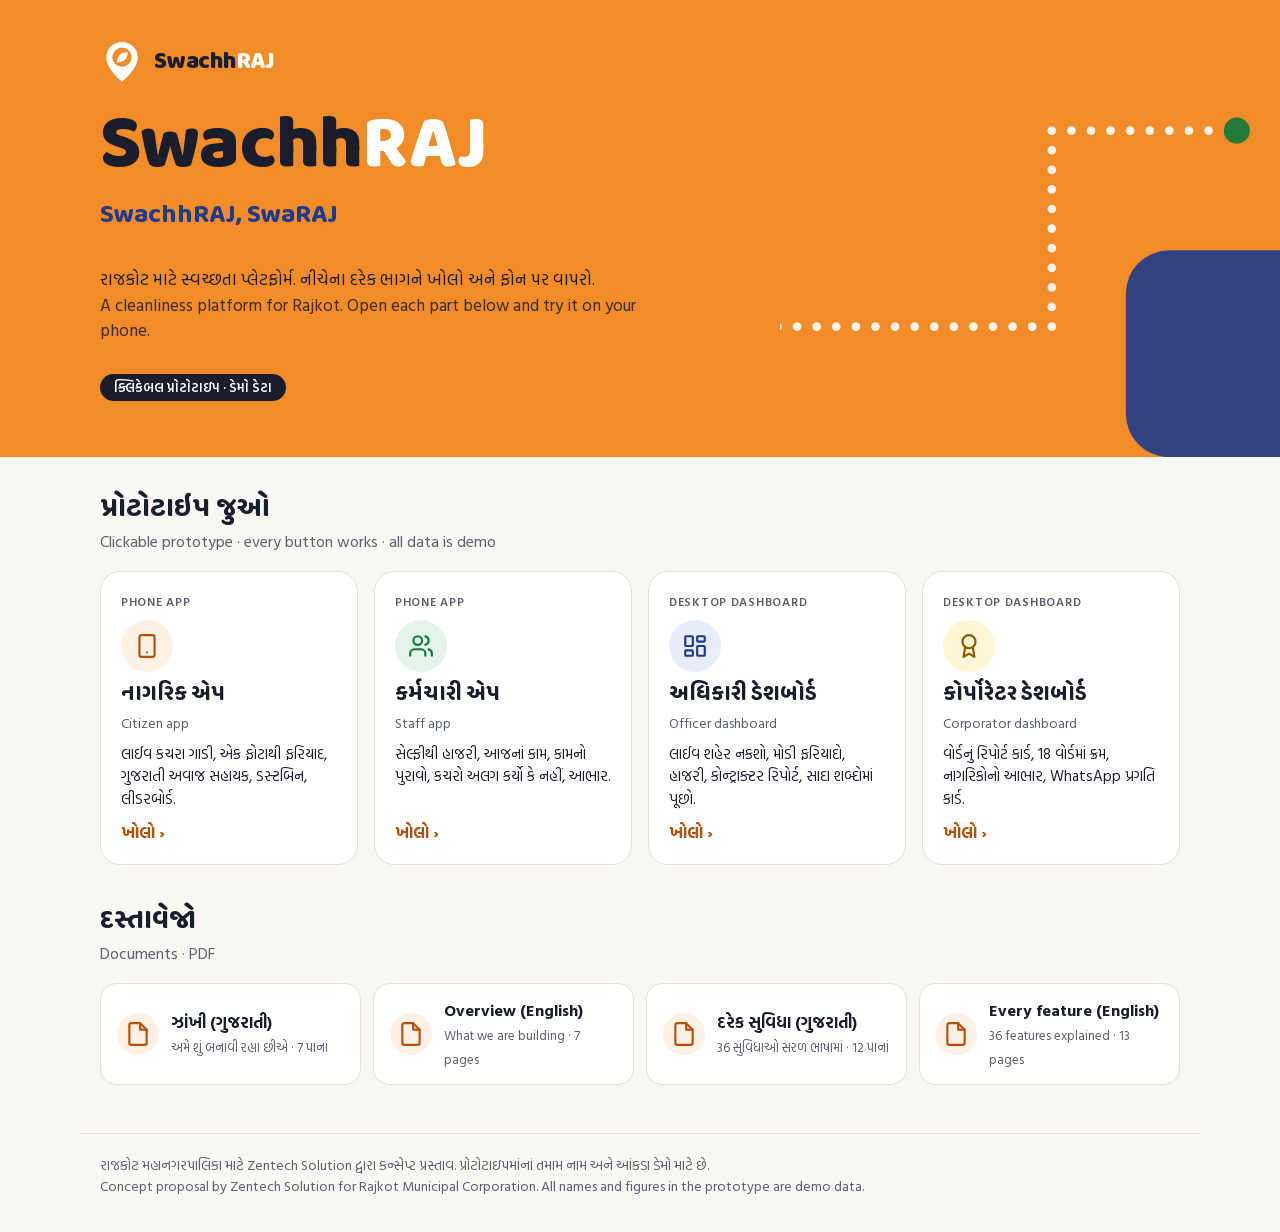
<file: index.html>
<!doctype html>
<html lang="gu">
<head>
<meta charset="utf-8">
<meta name="viewport" content="width=device-width, initial-scale=1, viewport-fit=cover">
<meta name="theme-color" content="#F28C28">
<title>SwachhRAJ · Clickable prototype</title>
<meta name="description" content="SwachhRAJ, a cleanliness platform for Rajkot. Concept prototype by Zentech Solution for Rajkot Municipal Corporation.">
<meta property="og:title" content="SwachhRAJ · Clickable prototype">
<meta property="og:description" content="Citizen app, staff app, officer and corporator dashboards. Concept by Zentech Solution for Rajkot Municipal Corporation.">
<meta property="og:image" content="https://py-prit.github.io/swachhraj/assets/og.png">
<link rel="icon" href="assets/mark.svg">
<link rel="stylesheet" href="assets/fonts.css">
<style>
:root{--surface:#F8F7F4;--raised:#FFFFFF;--line:#E3E0D8;--ink:#1A1D2B;--muted:#5B5F6E;--saffron:#F28C28;--saffron-strong:#B8500A;--saffron-soft:#FFF1E3;--green:#0E7A3B;--green-soft:#E4F4EA;--navy:#1E3A8A;--navy-soft:#E7EDFB}
*{box-sizing:border-box}
html,body{margin:0;background:var(--surface);color:var(--ink);font-family:"Hind Vadodara","Noto Sans Gujarati",system-ui,sans-serif;font-size:16px;line-height:1.5}
.disp{font-family:"Baloo Bhai 2","Noto Sans Gujarati",sans-serif}
.wrap{max-width:1120px;margin:0 auto;padding-inline:20px}
.hero{background:var(--saffron);position:relative;overflow:hidden}
.hero .route{position:absolute;right:-20px;top:0;width:520px;height:100%;opacity:.9}
.hero .inner{position:relative;padding-block:40px 56px;display:flex;flex-direction:column;gap:14px}
.brand{display:flex;align-items:center;gap:10px}
.brand svg{width:44px;height:44px}
.wm{font-family:"Baloo Bhai 2",sans-serif;font-weight:800;letter-spacing:-.01em}
.wm b{color:#FFFFFF;font-weight:800}
h1{margin:12px 0 0;font-size:clamp(44px,8vw,76px);line-height:.95}
.tag{font-family:"Baloo Bhai 2",sans-serif;font-size:clamp(20px,3vw,26px);font-weight:700;color:var(--navy)}
.lead{max-width:560px;font-size:17px}
.pill{align-self:flex-start;background:var(--ink);color:#FFFFFF;border-radius:999px;padding:4px 14px;font-size:13px;font-weight:600}
main{padding-block:36px 48px;display:flex;flex-direction:column;gap:40px}
h2{margin:0 0 4px;font-size:28px;line-height:1.15}
.sub{color:var(--muted);margin:0 0 18px}
.grid{display:grid;grid-template-columns:repeat(auto-fit,minmax(250px,1fr));gap:16px}
.card{background:var(--raised);border:1px solid var(--line);border-radius:20px;padding:20px;display:flex;flex-direction:column;gap:10px;text-decoration:none;color:var(--ink);transition:transform .15s ease, box-shadow .15s ease}
.card:hover,.card:focus-visible{transform:translateY(-2px);box-shadow:0 14px 30px -12px rgba(26,29,43,.25);outline:none}
.card:focus-visible{box-shadow:0 0 0 3px var(--surface),0 0 0 5px var(--navy)}
.ic{width:52px;height:52px;border-radius:999px;display:flex;align-items:center;justify-content:center}
.ic svg{width:26px;height:26px}
.card h3{margin:0;font-family:"Baloo Bhai 2",sans-serif;font-size:22px;line-height:1.15}
.card .en{color:var(--muted);font-size:14px;margin-top:-6px}
.card p{margin:0;font-size:15px}
.open{margin-top:auto;display:inline-flex;align-items:center;gap:6px;font-weight:700;color:var(--saffron-strong)}
.kind{font-size:12px;font-weight:600;color:var(--muted);text-transform:uppercase;letter-spacing:.06em}
.docs{display:grid;grid-template-columns:repeat(auto-fit,minmax(240px,1fr));gap:12px}
.doc{display:flex;align-items:center;gap:12px;background:var(--raised);border:1px solid var(--line);border-radius:16px;padding:14px 16px;text-decoration:none;color:var(--ink)}
.doc:hover{border-color:var(--saffron)}
.doc .ic{width:42px;height:42px;background:var(--saffron-soft);color:var(--saffron-strong)}
.doc b{display:block}.doc span{font-size:13px;color:var(--muted)}
footer{border-top:1px solid var(--line);padding-block:20px 36px;color:var(--muted);font-size:14px}
</style>
</head>
<body>
<header class="hero">
  <svg class="route" viewBox="0 0 520 420" preserveAspectRatio="xMaxYMid slice" aria-hidden="true">
    <g fill="#FFFFFF"><circle cx="40" cy="300" r="4"/><circle cx="58" cy="300" r="4"/><circle cx="76" cy="300" r="4"/><circle cx="94" cy="300" r="4"/><circle cx="112" cy="300" r="4"/><circle cx="130" cy="300" r="4"/><circle cx="148" cy="300" r="4"/><circle cx="166" cy="300" r="4"/><circle cx="184" cy="300" r="4"/><circle cx="202" cy="300" r="4"/><circle cx="220" cy="300" r="4"/><circle cx="238" cy="300" r="4"/><circle cx="256" cy="300" r="4"/><circle cx="274" cy="300" r="4"/><circle cx="292" cy="300" r="4"/><circle cx="292" cy="282" r="4"/><circle cx="292" cy="264" r="4"/><circle cx="292" cy="246" r="4"/><circle cx="292" cy="228" r="4"/><circle cx="292" cy="210" r="4"/><circle cx="292" cy="192" r="4"/><circle cx="292" cy="174" r="4"/><circle cx="292" cy="156" r="4"/><circle cx="292" cy="138" r="4"/><circle cx="292" cy="120" r="4"/><circle cx="310" cy="120" r="4"/><circle cx="328" cy="120" r="4"/><circle cx="346" cy="120" r="4"/><circle cx="364" cy="120" r="4"/><circle cx="382" cy="120" r="4"/><circle cx="400" cy="120" r="4"/><circle cx="418" cy="120" r="4"/><circle cx="436" cy="120" r="4"/></g>
    <circle cx="462" cy="120" r="12" fill="#0E7A3B"/>
    <rect x="360" y="230" width="200" height="190" rx="40" fill="#1E3A8A"/>
  </svg>
  <div class="wrap inner">
    <div class="brand"><svg viewBox="0 0 64 64" aria-hidden="true"><path fill="#FFFFFF" d="M32 3C19.3 3 9 13 9 25.6 9 42 32 61 32 61s23-19 23-35.4C55 13 44.7 3 32 3z"/><circle cx="32" cy="25" r="14" fill="#F28C28"/><path fill="#FFFFFF" d="M24.5 32.5c0-9 5.8-14.8 15.8-14.8 0 9-5.8 14.8-15.8 14.8z"/></svg><span class="wm" style="font-size:24px">Swachh<b>RAJ</b></span></div>
    <h1 class="wm">Swachh<b>RAJ</b></h1>
    <div class="tag">SwachhRAJ, SwaRAJ</div>
    <p class="lead">રાજકોટ માટે સ્વચ્છતા પ્લેટફોર્મ. નીચેના દરેક ભાગને ખોલો અને ફોન પર વાપરો.<br><span style="opacity:.85">A cleanliness platform for Rajkot. Open each part below and try it on your phone.</span></p>
    <span class="pill">ક્લિકેબલ પ્રોટોટાઇપ · ડેમો ડેટા</span>
  </div>
</header>

<main class="wrap">
  <section>
    <h2 class="disp">પ્રોટોટાઇપ જુઓ</h2>
    <p class="sub">Clickable prototype · every button works · all data is demo</p>
    <div class="grid">
      <a class="card" href="citizen.html">
        <span class="kind">Phone app</span>
        <span class="ic" style="background:var(--saffron-soft);color:var(--saffron-strong)"><svg viewBox="0 0 24 24" fill="none" stroke="currentColor" stroke-width="2" stroke-linecap="round" stroke-linejoin="round"><rect x="5" y="2" width="14" height="20" rx="2"/><path d="M12 18h.01"/></svg></span>
        <h3>નાગરિક એપ</h3><div class="en">Citizen app</div>
        <p>લાઈવ કચરા ગાડી, એક ફોટાથી ફરિયાદ, ગુજરાતી અવાજ સહાયક, ડસ્ટબિન, લીડરબોર્ડ.</p>
        <span class="open">ખોલો ›</span>
      </a>
      <a class="card" href="staff.html">
        <span class="kind">Phone app</span>
        <span class="ic" style="background:var(--green-soft);color:var(--green)"><svg viewBox="0 0 24 24" fill="none" stroke="currentColor" stroke-width="2" stroke-linecap="round" stroke-linejoin="round"><path d="M16 21v-2a4 4 0 0 0-4-4H6a4 4 0 0 0-4 4v2"/><circle cx="9" cy="7" r="4"/><path d="M22 21v-2a4 4 0 0 0-3-3.87"/><path d="M16 3.13a4 4 0 0 1 0 7.75"/></svg></span>
        <h3>કર્મચારી એપ</h3><div class="en">Staff app</div>
        <p>સેલ્ફીથી હાજરી, આજનાં કામ, કામનો પુરાવો, કચરો અલગ કર્યો કે નહીં, આભાર.</p>
        <span class="open">ખોલો ›</span>
      </a>
      <a class="card" href="officer.html">
        <span class="kind">Desktop dashboard</span>
        <span class="ic" style="background:var(--navy-soft);color:var(--navy)"><svg viewBox="0 0 24 24" fill="none" stroke="currentColor" stroke-width="2" stroke-linecap="round" stroke-linejoin="round"><rect x="3" y="3" width="7" height="9" rx="1"/><rect x="14" y="3" width="7" height="5" rx="1"/><rect x="14" y="12" width="7" height="9" rx="1"/><rect x="3" y="16" width="7" height="5" rx="1"/></svg></span>
        <h3>અધિકારી ડેશબોર્ડ</h3><div class="en">Officer dashboard</div>
        <p>લાઈવ શહેર નકશો, મોડી ફરિયાદો, હાજરી, કોન્ટ્રાક્ટર રિપોર્ટ, સાદા શબ્દોમાં પૂછો.</p>
        <span class="open">ખોલો ›</span>
      </a>
      <a class="card" href="corporator.html">
        <span class="kind">Desktop dashboard</span>
        <span class="ic" style="background:#FFF6D6;color:#8A5A00"><svg viewBox="0 0 24 24" fill="none" stroke="currentColor" stroke-width="2" stroke-linecap="round" stroke-linejoin="round"><circle cx="12" cy="8" r="6"/><path d="M15.48 12.89 17 22l-5-3-5 3 1.52-9.11"/></svg></span>
        <h3>કોર્પોરેટર ડેશબોર્ડ</h3><div class="en">Corporator dashboard</div>
        <p>વોર્ડનું રિપોર્ટ કાર્ડ, 18 વોર્ડમાં ક્રમ, નાગરિકોનો આભાર, WhatsApp પ્રગતિ કાર્ડ.</p>
        <span class="open">ખોલો ›</span>
      </a>
    </div>
  </section>

  <section>
    <h2 class="disp">દસ્તાવેજો</h2>
    <p class="sub">Documents · PDF</p>
    <div class="docs">
      <a class="doc" href="pdf/SwachhRAJ-Overview-Gujarati.pdf"><span class="ic"><svg width="22" height="22" viewBox="0 0 24 24" fill="none" stroke="currentColor" stroke-width="2" stroke-linecap="round" stroke-linejoin="round"><path d="M14 2H6a2 2 0 0 0-2 2v16a2 2 0 0 0 2 2h12a2 2 0 0 0 2-2V8z"/><path d="M14 2v6h6"/></svg></span><div><b>ઝાંખી (ગુજરાતી)</b><span>અમે શું બનાવી રહ્યા છીએ · 7 પાનાં</span></div></a>
      <a class="doc" href="pdf/SwachhRAJ-Overview-English.pdf"><span class="ic"><svg width="22" height="22" viewBox="0 0 24 24" fill="none" stroke="currentColor" stroke-width="2" stroke-linecap="round" stroke-linejoin="round"><path d="M14 2H6a2 2 0 0 0-2 2v16a2 2 0 0 0 2 2h12a2 2 0 0 0 2-2V8z"/><path d="M14 2v6h6"/></svg></span><div><b>Overview (English)</b><span>What we are building · 7 pages</span></div></a>
      <a class="doc" href="pdf/SwachhRAJ-Features-Gujarati.pdf"><span class="ic"><svg width="22" height="22" viewBox="0 0 24 24" fill="none" stroke="currentColor" stroke-width="2" stroke-linecap="round" stroke-linejoin="round"><path d="M14 2H6a2 2 0 0 0-2 2v16a2 2 0 0 0 2 2h12a2 2 0 0 0 2-2V8z"/><path d="M14 2v6h6"/></svg></span><div><b>દરેક સુવિધા (ગુજરાતી)</b><span>36 સુવિધાઓ સરળ ભાષામાં · 12 પાનાં</span></div></a>
      <a class="doc" href="pdf/SwachhRAJ-Features-English.pdf"><span class="ic"><svg width="22" height="22" viewBox="0 0 24 24" fill="none" stroke="currentColor" stroke-width="2" stroke-linecap="round" stroke-linejoin="round"><path d="M14 2H6a2 2 0 0 0-2 2v16a2 2 0 0 0 2 2h12a2 2 0 0 0 2-2V8z"/><path d="M14 2v6h6"/></svg></span><div><b>Every feature (English)</b><span>36 features explained · 13 pages</span></div></a>
    </div>
  </section>
</main>

<footer class="wrap">રાજકોટ મહાનગરપાલિકા માટે Zentech Solution દ્વારા કન્સેપ્ટ પ્રસ્તાવ. પ્રોટોટાઇપમાંનાં તમામ નામ અને આંકડા ડેમો માટે છે.<br>Concept proposal by Zentech Solution for Rajkot Municipal Corporation. All names and figures in the prototype are demo data.</footer>
</body>
</html>
</file>
<file: assets/fonts.css>
/* gujarati */
@font-face {
  font-family: 'Baloo Bhai 2';
  font-style: normal;
  font-weight: 500;
  font-display: swap;
  src: url(../fonts/f0.woff2) format('woff2');
  unicode-range: U+0951-0952, U+0964-0965, U+0A80-0AFF, U+200C-200D, U+20B9, U+25CC, U+A830-A839;
}
/* vietnamese */
@font-face {
  font-family: 'Baloo Bhai 2';
  font-style: normal;
  font-weight: 500;
  font-display: swap;
  src: url(../fonts/f3.woff2) format('woff2');
  unicode-range: U+0102-0103, U+0110-0111, U+0128-0129, U+0168-0169, U+01A0-01A1, U+01AF-01B0, U+0300-0301, U+0303-0304, U+0308-0309, U+0323, U+0329, U+1EA0-1EF9, U+20AB;
}
/* latin-ext */
@font-face {
  font-family: 'Baloo Bhai 2';
  font-style: normal;
  font-weight: 500;
  font-display: swap;
  src: url(../fonts/f2.woff2) format('woff2');
  unicode-range: U+0100-02BA, U+02BD-02C5, U+02C7-02CC, U+02CE-02D7, U+02DD-02FF, U+0304, U+0308, U+0329, U+1D00-1DBF, U+1E00-1E9F, U+1EF2-1EFF, U+2020, U+20A0-20AB, U+20AD-20C0, U+2113, U+2C60-2C7F, U+A720-A7FF;
}
/* latin */
@font-face {
  font-family: 'Baloo Bhai 2';
  font-style: normal;
  font-weight: 500;
  font-display: swap;
  src: url(../fonts/f1.woff2) format('woff2');
  unicode-range: U+0000-00FF, U+0131, U+0152-0153, U+02BB-02BC, U+02C6, U+02DA, U+02DC, U+0304, U+0308, U+0329, U+2000-206F, U+20AC, U+2122, U+2191, U+2193, U+2212, U+2215, U+FEFF, U+FFFD;
}
/* gujarati */
@font-face {
  font-family: 'Baloo Bhai 2';
  font-style: normal;
  font-weight: 600;
  font-display: swap;
  src: url(../fonts/f0.woff2) format('woff2');
  unicode-range: U+0951-0952, U+0964-0965, U+0A80-0AFF, U+200C-200D, U+20B9, U+25CC, U+A830-A839;
}
/* vietnamese */
@font-face {
  font-family: 'Baloo Bhai 2';
  font-style: normal;
  font-weight: 600;
  font-display: swap;
  src: url(../fonts/f3.woff2) format('woff2');
  unicode-range: U+0102-0103, U+0110-0111, U+0128-0129, U+0168-0169, U+01A0-01A1, U+01AF-01B0, U+0300-0301, U+0303-0304, U+0308-0309, U+0323, U+0329, U+1EA0-1EF9, U+20AB;
}
/* latin-ext */
@font-face {
  font-family: 'Baloo Bhai 2';
  font-style: normal;
  font-weight: 600;
  font-display: swap;
  src: url(../fonts/f2.woff2) format('woff2');
  unicode-range: U+0100-02BA, U+02BD-02C5, U+02C7-02CC, U+02CE-02D7, U+02DD-02FF, U+0304, U+0308, U+0329, U+1D00-1DBF, U+1E00-1E9F, U+1EF2-1EFF, U+2020, U+20A0-20AB, U+20AD-20C0, U+2113, U+2C60-2C7F, U+A720-A7FF;
}
/* latin */
@font-face {
  font-family: 'Baloo Bhai 2';
  font-style: normal;
  font-weight: 600;
  font-display: swap;
  src: url(../fonts/f1.woff2) format('woff2');
  unicode-range: U+0000-00FF, U+0131, U+0152-0153, U+02BB-02BC, U+02C6, U+02DA, U+02DC, U+0304, U+0308, U+0329, U+2000-206F, U+20AC, U+2122, U+2191, U+2193, U+2212, U+2215, U+FEFF, U+FFFD;
}
/* gujarati */
@font-face {
  font-family: 'Baloo Bhai 2';
  font-style: normal;
  font-weight: 700;
  font-display: swap;
  src: url(../fonts/f0.woff2) format('woff2');
  unicode-range: U+0951-0952, U+0964-0965, U+0A80-0AFF, U+200C-200D, U+20B9, U+25CC, U+A830-A839;
}
/* vietnamese */
@font-face {
  font-family: 'Baloo Bhai 2';
  font-style: normal;
  font-weight: 700;
  font-display: swap;
  src: url(../fonts/f3.woff2) format('woff2');
  unicode-range: U+0102-0103, U+0110-0111, U+0128-0129, U+0168-0169, U+01A0-01A1, U+01AF-01B0, U+0300-0301, U+0303-0304, U+0308-0309, U+0323, U+0329, U+1EA0-1EF9, U+20AB;
}
/* latin-ext */
@font-face {
  font-family: 'Baloo Bhai 2';
  font-style: normal;
  font-weight: 700;
  font-display: swap;
  src: url(../fonts/f2.woff2) format('woff2');
  unicode-range: U+0100-02BA, U+02BD-02C5, U+02C7-02CC, U+02CE-02D7, U+02DD-02FF, U+0304, U+0308, U+0329, U+1D00-1DBF, U+1E00-1E9F, U+1EF2-1EFF, U+2020, U+20A0-20AB, U+20AD-20C0, U+2113, U+2C60-2C7F, U+A720-A7FF;
}
/* latin */
@font-face {
  font-family: 'Baloo Bhai 2';
  font-style: normal;
  font-weight: 700;
  font-display: swap;
  src: url(../fonts/f1.woff2) format('woff2');
  unicode-range: U+0000-00FF, U+0131, U+0152-0153, U+02BB-02BC, U+02C6, U+02DA, U+02DC, U+0304, U+0308, U+0329, U+2000-206F, U+20AC, U+2122, U+2191, U+2193, U+2212, U+2215, U+FEFF, U+FFFD;
}
/* gujarati */
@font-face {
  font-family: 'Baloo Bhai 2';
  font-style: normal;
  font-weight: 800;
  font-display: swap;
  src: url(../fonts/f0.woff2) format('woff2');
  unicode-range: U+0951-0952, U+0964-0965, U+0A80-0AFF, U+200C-200D, U+20B9, U+25CC, U+A830-A839;
}
/* vietnamese */
@font-face {
  font-family: 'Baloo Bhai 2';
  font-style: normal;
  font-weight: 800;
  font-display: swap;
  src: url(../fonts/f3.woff2) format('woff2');
  unicode-range: U+0102-0103, U+0110-0111, U+0128-0129, U+0168-0169, U+01A0-01A1, U+01AF-01B0, U+0300-0301, U+0303-0304, U+0308-0309, U+0323, U+0329, U+1EA0-1EF9, U+20AB;
}
/* latin-ext */
@font-face {
  font-family: 'Baloo Bhai 2';
  font-style: normal;
  font-weight: 800;
  font-display: swap;
  src: url(../fonts/f2.woff2) format('woff2');
  unicode-range: U+0100-02BA, U+02BD-02C5, U+02C7-02CC, U+02CE-02D7, U+02DD-02FF, U+0304, U+0308, U+0329, U+1D00-1DBF, U+1E00-1E9F, U+1EF2-1EFF, U+2020, U+20A0-20AB, U+20AD-20C0, U+2113, U+2C60-2C7F, U+A720-A7FF;
}
/* latin */
@font-face {
  font-family: 'Baloo Bhai 2';
  font-style: normal;
  font-weight: 800;
  font-display: swap;
  src: url(../fonts/f1.woff2) format('woff2');
  unicode-range: U+0000-00FF, U+0131, U+0152-0153, U+02BB-02BC, U+02C6, U+02DA, U+02DC, U+0304, U+0308, U+0329, U+2000-206F, U+20AC, U+2122, U+2191, U+2193, U+2212, U+2215, U+FEFF, U+FFFD;
}
/* gujarati */
@font-face {
  font-family: 'Hind Vadodara';
  font-style: normal;
  font-weight: 400;
  font-display: swap;
  src: url(../fonts/f4.woff2) format('woff2');
  unicode-range: U+0951-0952, U+0964-0965, U+0A80-0AFF, U+200C-200D, U+20B9, U+25CC, U+A830-A839;
}
/* latin-ext */
@font-face {
  font-family: 'Hind Vadodara';
  font-style: normal;
  font-weight: 400;
  font-display: swap;
  src: url(../fonts/f6.woff2) format('woff2');
  unicode-range: U+0100-02BA, U+02BD-02C5, U+02C7-02CC, U+02CE-02D7, U+02DD-02FF, U+0304, U+0308, U+0329, U+1D00-1DBF, U+1E00-1E9F, U+1EF2-1EFF, U+2020, U+20A0-20AB, U+20AD-20C0, U+2113, U+2C60-2C7F, U+A720-A7FF;
}
/* latin */
@font-face {
  font-family: 'Hind Vadodara';
  font-style: normal;
  font-weight: 400;
  font-display: swap;
  src: url(../fonts/f5.woff2) format('woff2');
  unicode-range: U+0000-00FF, U+0131, U+0152-0153, U+02BB-02BC, U+02C6, U+02DA, U+02DC, U+0304, U+0308, U+0329, U+2000-206F, U+20AC, U+2122, U+2191, U+2193, U+2212, U+2215, U+FEFF, U+FFFD;
}
/* gujarati */
@font-face {
  font-family: 'Hind Vadodara';
  font-style: normal;
  font-weight: 500;
  font-display: swap;
  src: url(../fonts/f13.woff2) format('woff2');
  unicode-range: U+0951-0952, U+0964-0965, U+0A80-0AFF, U+200C-200D, U+20B9, U+25CC, U+A830-A839;
}
/* latin-ext */
@font-face {
  font-family: 'Hind Vadodara';
  font-style: normal;
  font-weight: 500;
  font-display: swap;
  src: url(../fonts/f15.woff2) format('woff2');
  unicode-range: U+0100-02BA, U+02BD-02C5, U+02C7-02CC, U+02CE-02D7, U+02DD-02FF, U+0304, U+0308, U+0329, U+1D00-1DBF, U+1E00-1E9F, U+1EF2-1EFF, U+2020, U+20A0-20AB, U+20AD-20C0, U+2113, U+2C60-2C7F, U+A720-A7FF;
}
/* latin */
@font-face {
  font-family: 'Hind Vadodara';
  font-style: normal;
  font-weight: 500;
  font-display: swap;
  src: url(../fonts/f14.woff2) format('woff2');
  unicode-range: U+0000-00FF, U+0131, U+0152-0153, U+02BB-02BC, U+02C6, U+02DA, U+02DC, U+0304, U+0308, U+0329, U+2000-206F, U+20AC, U+2122, U+2191, U+2193, U+2212, U+2215, U+FEFF, U+FFFD;
}
/* gujarati */
@font-face {
  font-family: 'Hind Vadodara';
  font-style: normal;
  font-weight: 600;
  font-display: swap;
  src: url(../fonts/f10.woff2) format('woff2');
  unicode-range: U+0951-0952, U+0964-0965, U+0A80-0AFF, U+200C-200D, U+20B9, U+25CC, U+A830-A839;
}
/* latin-ext */
@font-face {
  font-family: 'Hind Vadodara';
  font-style: normal;
  font-weight: 600;
  font-display: swap;
  src: url(../fonts/f12.woff2) format('woff2');
  unicode-range: U+0100-02BA, U+02BD-02C5, U+02C7-02CC, U+02CE-02D7, U+02DD-02FF, U+0304, U+0308, U+0329, U+1D00-1DBF, U+1E00-1E9F, U+1EF2-1EFF, U+2020, U+20A0-20AB, U+20AD-20C0, U+2113, U+2C60-2C7F, U+A720-A7FF;
}
/* latin */
@font-face {
  font-family: 'Hind Vadodara';
  font-style: normal;
  font-weight: 600;
  font-display: swap;
  src: url(../fonts/f11.woff2) format('woff2');
  unicode-range: U+0000-00FF, U+0131, U+0152-0153, U+02BB-02BC, U+02C6, U+02DA, U+02DC, U+0304, U+0308, U+0329, U+2000-206F, U+20AC, U+2122, U+2191, U+2193, U+2212, U+2215, U+FEFF, U+FFFD;
}
/* gujarati */
@font-face {
  font-family: 'Hind Vadodara';
  font-style: normal;
  font-weight: 700;
  font-display: swap;
  src: url(../fonts/f7.woff2) format('woff2');
  unicode-range: U+0951-0952, U+0964-0965, U+0A80-0AFF, U+200C-200D, U+20B9, U+25CC, U+A830-A839;
}
/* latin-ext */
@font-face {
  font-family: 'Hind Vadodara';
  font-style: normal;
  font-weight: 700;
  font-display: swap;
  src: url(../fonts/f9.woff2) format('woff2');
  unicode-range: U+0100-02BA, U+02BD-02C5, U+02C7-02CC, U+02CE-02D7, U+02DD-02FF, U+0304, U+0308, U+0329, U+1D00-1DBF, U+1E00-1E9F, U+1EF2-1EFF, U+2020, U+20A0-20AB, U+20AD-20C0, U+2113, U+2C60-2C7F, U+A720-A7FF;
}
/* latin */
@font-face {
  font-family: 'Hind Vadodara';
  font-style: normal;
  font-weight: 700;
  font-display: swap;
  src: url(../fonts/f8.woff2) format('woff2');
  unicode-range: U+0000-00FF, U+0131, U+0152-0153, U+02BB-02BC, U+02C6, U+02DA, U+02DC, U+0304, U+0308, U+0329, U+2000-206F, U+20AC, U+2122, U+2191, U+2193, U+2212, U+2215, U+FEFF, U+FFFD;
}
</file>
